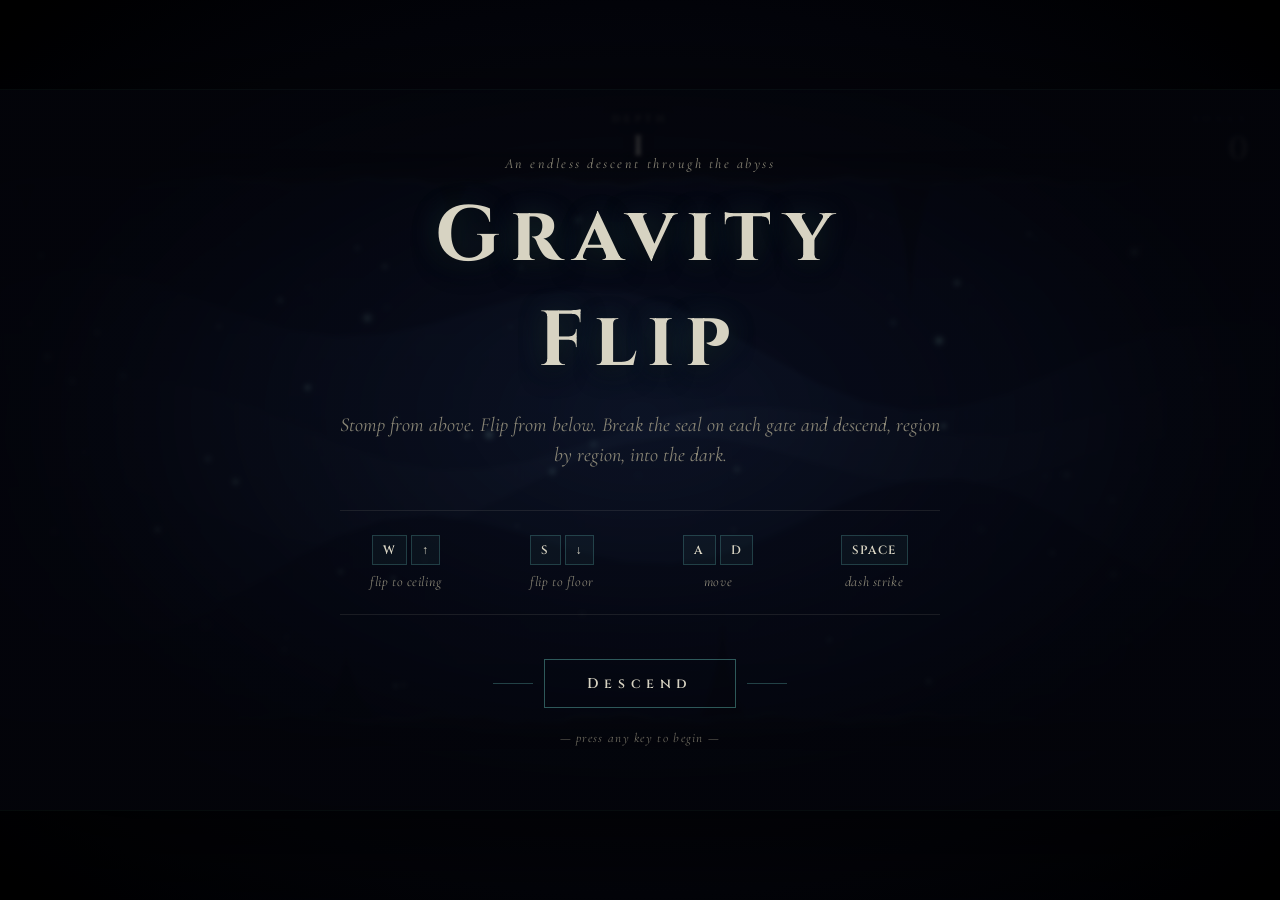
<file: index.html>
<!doctype html>
<html lang="en">
<head>
<meta charset="utf-8" />
<meta name="viewport" content="width=device-width, initial-scale=1" />
<title>Gravity Flip</title>
<link rel="preconnect" href="https://fonts.googleapis.com" />
<link rel="preconnect" href="https://fonts.gstatic.com" crossorigin />
<link href="https://fonts.googleapis.com/css2?family=Cinzel:wght@500;600;700&family=Cormorant+Garamond:ital,wght@0,400;0,600;1,400&display=swap" rel="stylesheet" />
<link rel="stylesheet" href="game.css" />
</head>
<body>
  <div class="stage" id="stage">
    <div class="frame" id="frame">
      <canvas id="game" width="1280" height="720"></canvas>

      <!-- HUD overlay -->
      <div class="hud" id="hud">
        <div class="hud-left">
          <div class="lives" id="lives" aria-label="lives"></div>
          <div class="shield-indicator" id="shieldInd">
            <svg viewBox="0 0 24 24" width="22" height="22"><path d="M12 2 L20 6 V12 C20 17 16 21 12 22 C8 21 4 17 4 12 V6 Z" fill="none" stroke="currentColor" stroke-width="1.6"/></svg>
            <span>WARDING</span>
          </div>
          <div class="mult-indicator" id="multInd">
            <span class="x">×2</span>
            <span class="t" id="multT">8.0</span>
          </div>
        </div>
        <div class="hud-center">
          <div class="wave-label">DEPTH</div>
          <div class="wave-num" id="wave">I</div>
        </div>
        <div class="hud-right">
          <div class="souls-label">SOULS</div>
          <div class="souls-num" id="score">0</div>
        </div>
      </div>

      <!-- Mobile / touch controls -->
      <div class="touch" id="touch">
        <button class="tbtn left"  data-act="left">◀</button>
        <button class="tbtn right" data-act="right">▶</button>
        <button class="tbtn up"    data-act="up">FLIP ↑</button>
        <button class="tbtn down"  data-act="down">FLIP ↓</button>
        <button class="tbtn dash"  data-act="dash">DASH</button>
      </div>

      <!-- Title / Game Over overlay -->
      <div class="overlay" id="overlay">
        <div class="ov-inner">
          <div class="ov-eyebrow" id="ovEyebrow">An endless descent through the abyss</div>
          <h1 class="ov-title" id="ovTitle">Gravity Flip</h1>
          <p class="ov-tag" id="ovTag">Stomp from above. Flip from below. Break the seal on each gate and descend, region by region, into the dark.</p>

          <div class="ov-controls">
            <div class="kgroup">
              <div class="krow"><kbd>W</kbd><kbd>↑</kbd></div>
              <div class="klabel">flip to ceiling</div>
            </div>
            <div class="kgroup">
              <div class="krow"><kbd>S</kbd><kbd>↓</kbd></div>
              <div class="klabel">flip to floor</div>
            </div>
            <div class="kgroup">
              <div class="krow"><kbd>A</kbd><kbd>D</kbd></div>
              <div class="klabel">move</div>
            </div>
            <div class="kgroup">
              <div class="krow"><kbd>SPACE</kbd></div>
              <div class="klabel">dash strike</div>
            </div>
          </div>

          <div class="ov-stats" id="ovStats" style="display:none">
            <div class="stat">
              <div class="stat-label">Souls gathered</div>
              <div class="stat-val" id="finalScore">0</div>
            </div>
            <div class="stat">
              <div class="stat-label">Wave reached</div>
              <div class="stat-val" id="finalWave">I</div>
            </div>
          </div>

          <button class="start-btn" id="startBtn">Descend</button>
          <div class="ov-foot" id="ovFoot">— press any key to begin —</div>
        </div>
      </div>

      <!-- Subtle vignette + grain (CSS) -->
      <div class="vignette"></div>
      <div class="grain"></div>
    </div>
  </div>

  <script src="gf-engine.js"></script>
  <script src="gf-actors.js"></script>
  <script src="gravity-flip.js"></script>
</body>
</html>
</file>
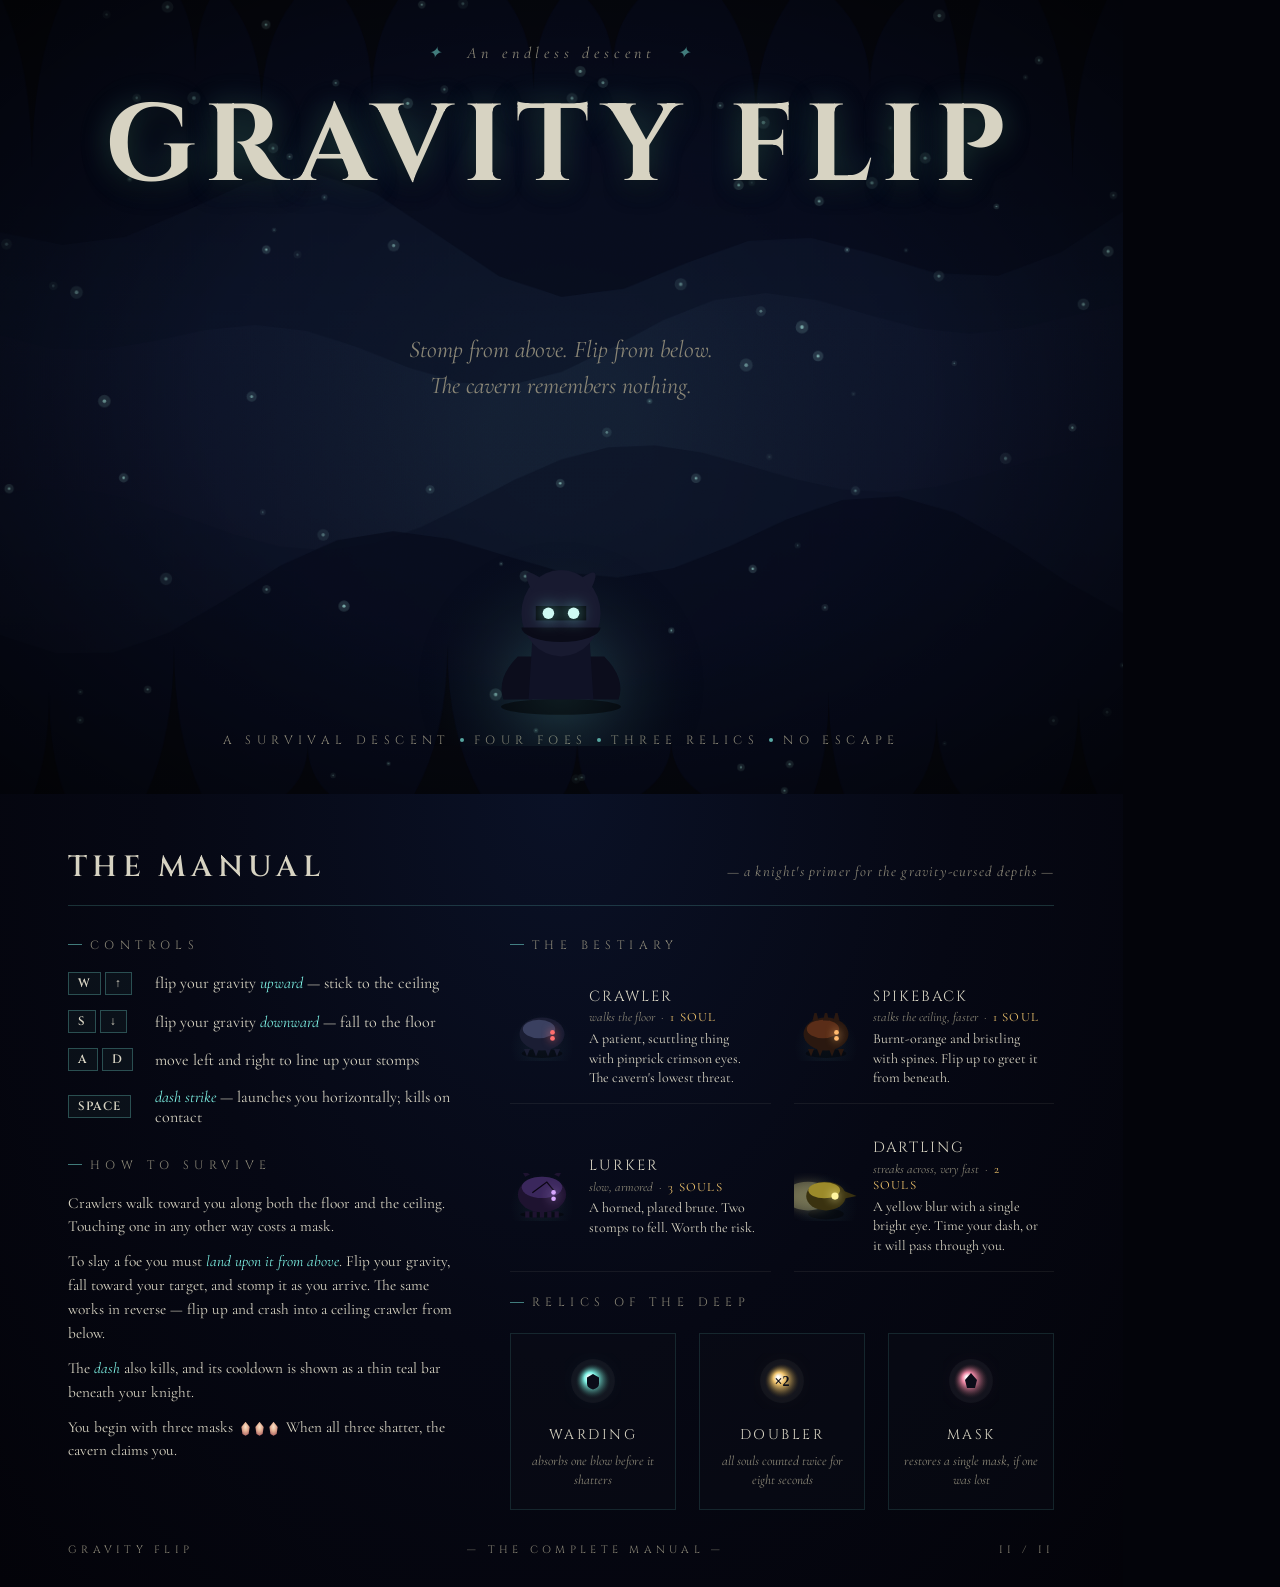
<file: Gravity Flip-print.html>
<!doctype html>
<html lang="en">
<head>
<meta charset="utf-8" />
<title>Gravity Flip — Manual</title>
<link rel="preconnect" href="https://fonts.googleapis.com" />
<link rel="preconnect" href="https://fonts.gstatic.com" crossorigin />
<link href="https://fonts.googleapis.com/css2?family=Cinzel:wght@500;600;700&family=Cormorant+Garamond:ital,wght@0,400;0,600;1,400;1,600&display=swap" rel="stylesheet" />
<style>
  :root {
    --ink-0: #05060d;
    --ink-1: #0a0c18;
    --bone:  #d7d3c2;
    --bone-dim: #8a8676;
    --teal:  #7df0e3;
    --rose:  #f08aa8;
    --gold:  #f0c46d;
  }
  * { box-sizing: border-box; }
  html, body {
    margin: 0; padding: 0;
    background: #03040a;
    color: var(--bone);
    font-family: 'Cormorant Garamond', Georgia, serif;
    -webkit-font-smoothing: antialiased;
    -webkit-print-color-adjust: exact;
    print-color-adjust: exact;
  }

  .page {
    width: 297mm;
    height: 210mm;
    position: relative;
    overflow: hidden;
    page-break-after: always;
    break-after: page;
    background: #05060d;
    color: var(--bone);
  }
  .page:last-child {
    page-break-after: auto;
    break-after: auto;
  }

  /* ============ PAGE 1: Cover ============ */
  .cover { 
    background:
      radial-gradient(ellipse at 50% 55%, #0a1126 0%, #060814 55%, #030309 100%);
  }
  .cover .bg-canvas {
    position: absolute;
    inset: 0;
    width: 100%;
    height: 100%;
  }
  .cover .vignette {
    position: absolute; inset: 0;
    background: radial-gradient(ellipse at center, transparent 45%, rgba(0,0,0,0.65) 100%);
    pointer-events: none;
  }
  .cover .grain {
    position: absolute; inset: 0;
    opacity: 0.05;
    mix-blend-mode: overlay;
    background-image: url("data:image/svg+xml;utf8,<svg xmlns='http://www.w3.org/2000/svg' width='180' height='180'><filter id='n'><feTurbulence type='fractalNoise' baseFrequency='0.9' numOctaves='2' stitchTiles='stitch'/><feColorMatrix values='0 0 0 0 0 0 0 0 0 0 0 0 0 0 0 0 0 0 1.4 0'/></filter><rect width='100%' height='100%' filter='url(%23n)' opacity='0.85'/></svg>");
    pointer-events: none;
  }

  .cover-inner {
    position: relative;
    z-index: 2;
    width: 100%; height: 100%;
    display: flex;
    flex-direction: column;
    align-items: center;
    justify-content: center;
    text-align: center;
    padding: 20mm;
  }

  .eyebrow {
    font-family: 'Cormorant Garamond', serif;
    font-style: italic;
    color: var(--bone-dim);
    letter-spacing: 0.3em;
    font-size: 12pt;
    margin-bottom: 8mm;
  }
  .eyebrow .ornament {
    display: inline-block;
    margin: 0 12px;
    color: rgba(125, 240, 227, 0.5);
  }

  .title {
    font-family: 'Cinzel', serif;
    font-weight: 700;
    font-size: 82pt;
    letter-spacing: 0.10em;
    margin: 0;
    line-height: 1;
    color: var(--bone);
    text-shadow:
      0 0 30px rgba(125, 240, 227, 0.25),
      0 6px 24px rgba(0,0,0,0.9);
    white-space: nowrap;
  }

  .title-rule {
    width: 200px;
    height: 1px;
    background: linear-gradient(90deg, transparent, rgba(125, 240, 227, 0.6), transparent);
    margin: 14mm 0;
  }

  .tag {
    font-family: 'Cormorant Garamond', serif;
    font-style: italic;
    font-size: 18pt;
    color: var(--bone-dim);
    max-width: 140mm;
    line-height: 1.5;
  }

  .knight-art {
    margin-top: 10mm;
  }

  .footer-line {
    position: absolute;
    bottom: 12mm;
    left: 0; right: 0;
    text-align: center;
    font-family: 'Cinzel', serif;
    font-size: 9pt;
    letter-spacing: 0.45em;
    color: var(--bone-dim);
  }
  .footer-line .dot {
    display: inline-block;
    width: 4px; height: 4px;
    background: var(--teal);
    border-radius: 50%;
    vertical-align: middle;
    margin: 0 10px 3px;
    opacity: 0.7;
  }

  /* ============ PAGE 2: Manual ============ */
  .manual {
    background:
      radial-gradient(ellipse at 50% 0%, #0a1126 0%, #060814 50%, #030309 100%);
    padding: 14mm 18mm;
  }

  .manual-header {
    display: flex;
    align-items: baseline;
    justify-content: space-between;
    padding-bottom: 5mm;
    margin-bottom: 8mm;
    border-bottom: 1px solid rgba(125, 240, 227, 0.18);
  }
  .manual-header .mh-title {
    font-family: 'Cinzel', serif;
    font-size: 22pt;
    letter-spacing: 0.18em;
    font-weight: 600;
  }
  .manual-header .mh-sub {
    font-family: 'Cormorant Garamond', serif;
    font-style: italic;
    color: var(--bone-dim);
    font-size: 11pt;
    letter-spacing: 0.08em;
  }

  .manual-grid {
    display: grid;
    grid-template-columns: 1fr 1.4fr;
    gap: 14mm;
  }

  .section-label {
    font-family: 'Cinzel', serif;
    font-size: 9pt;
    letter-spacing: 0.45em;
    color: var(--bone-dim);
    margin-bottom: 5mm;
  }
  .section-label::before {
    content: '';
    display: inline-block;
    width: 14px; height: 1px;
    background: rgba(125, 240, 227, 0.5);
    vertical-align: middle;
    margin-right: 8px;
    margin-bottom: 2px;
  }

  /* Controls */
  .controls {
    display: grid;
    grid-template-columns: auto 1fr;
    gap: 4mm 6mm;
    align-items: center;
    margin-bottom: 8mm;
  }
  .keys { display: flex; gap: 4px; }
  kbd {
    font-family: 'Cinzel', serif;
    font-size: 9pt;
    font-weight: 600;
    letter-spacing: 0.06em;
    color: var(--bone);
    background: rgba(125, 240, 227, 0.04);
    border: 1px solid rgba(125, 240, 227, 0.28);
    padding: 4px 9px;
    min-width: 22px;
    text-align: center;
    line-height: 1.1;
  }
  .ctrl-desc {
    font-family: 'Cormorant Garamond', serif;
    font-size: 12pt;
    color: var(--bone);
  }
  .ctrl-desc .em {
    color: var(--teal);
    font-style: italic;
  }

  .rules {
    font-family: 'Cormorant Garamond', serif;
    font-size: 11.5pt;
    line-height: 1.55;
    color: var(--bone);
  }
  .rules p { margin: 0 0 3mm; }
  .rules .em { color: var(--teal); font-style: italic; }
  .rules .lives-row { display: inline-flex; gap: 3px; vertical-align: middle; margin: 0 3px; }
  .rules .mask {
    display: inline-block;
    width: 11px; height: 14px;
    background: radial-gradient(ellipse at 50% 35%, #f9e2cc 0%, #e8b89a 30%, #b66f6a 65%, #5a2a3a 100%);
    clip-path: polygon(50% 0%, 88% 38%, 78% 88%, 50% 100%, 22% 88%, 12% 38%);
    vertical-align: middle;
  }

  /* Bestiary */
  .bestiary {
    display: grid;
    grid-template-columns: 1fr 1fr;
    gap: 5mm 6mm;
  }
  .beast-card {
    display: grid;
    grid-template-columns: 64px 1fr;
    gap: 4mm;
    align-items: center;
    padding: 4mm 4mm 4mm 0;
    border-bottom: 1px solid rgba(215, 211, 194, 0.08);
  }
  .beast-art {
    width: 64px; height: 48px;
    display: grid; place-items: center;
    background: radial-gradient(ellipse at 50% 70%, rgba(125, 240, 227, 0.07), transparent 70%);
    border-radius: 6px;
  }
  .beast-name {
    font-family: 'Cinzel', serif;
    font-size: 11pt;
    letter-spacing: 0.14em;
    color: var(--bone);
    margin: 0 0 1mm;
  }
  .beast-meta {
    font-family: 'Cormorant Garamond', serif;
    font-style: italic;
    font-size: 9.5pt;
    color: var(--bone-dim);
    margin-bottom: 1mm;
  }
  .beast-meta .pts { color: var(--gold); font-style: normal; letter-spacing: 0.1em; }
  .beast-desc {
    font-family: 'Cormorant Garamond', serif;
    font-size: 10.5pt;
    color: var(--bone);
    line-height: 1.4;
  }

  /* Relics */
  .relics {
    display: grid;
    grid-template-columns: repeat(3, 1fr);
    gap: 6mm;
    margin-top: 6mm;
  }
  .relic-card {
    text-align: center;
    padding: 5mm 3mm;
    border: 1px solid rgba(125, 240, 227, 0.12);
    background: rgba(10, 14, 24, 0.4);
  }
  .relic-orb {
    width: 56px; height: 56px;
    margin: 0 auto 3mm;
  }
  .relic-name {
    font-family: 'Cinzel', serif;
    font-size: 10.5pt;
    letter-spacing: 0.18em;
    margin: 0 0 2mm;
  }
  .relic-desc {
    font-family: 'Cormorant Garamond', serif;
    font-style: italic;
    font-size: 10pt;
    color: var(--bone-dim);
    line-height: 1.45;
  }

  /* Page footer */
  .page-footer {
    position: absolute;
    left: 18mm; right: 18mm;
    bottom: 8mm;
    display: flex;
    justify-content: space-between;
    font-family: 'Cinzel', serif;
    font-size: 8pt;
    letter-spacing: 0.4em;
    color: var(--bone-dim);
  }

  /* Print */
  @page { size: A4 landscape; margin: 0; }
  @media print {
    html, body { background: #03040a; }
    .page { box-shadow: none; }
  }
</style>
</head>
<body>

  <!-- ============== PAGE 1 — COVER ============== -->
  <section class="page cover">
    <canvas class="bg-canvas" id="bgCanvas" width="1188" height="840"></canvas>
    <div class="vignette"></div>
    <div class="grain"></div>

    <div class="cover-inner">
      <div class="eyebrow">
        <span class="ornament">✦</span>
        An endless descent
        <span class="ornament">✦</span>
      </div>
      <h1 class="title">GRAVITY&nbsp;FLIP</h1>
      <div class="title-rule"></div>
      <p class="tag">Stomp from above. Flip from below.<br/>The cavern remembers nothing.</p>

      <div class="knight-art">
        <canvas id="knightArt" width="320" height="280"></canvas>
      </div>
    </div>

    <div class="footer-line">
      A SURVIVAL DESCENT<span class="dot"></span>FOUR FOES<span class="dot"></span>THREE RELICS<span class="dot"></span>NO ESCAPE
    </div>
  </section>

  <!-- ============== PAGE 2 — MANUAL ============== -->
  <section class="page manual">
    <div class="manual-header">
      <div class="mh-title">THE MANUAL</div>
      <div class="mh-sub">— a knight's primer for the gravity-cursed depths —</div>
    </div>

    <div class="manual-grid">

      <!-- LEFT: Controls + Rules -->
      <div>
        <div class="section-label">CONTROLS</div>
        <div class="controls">
          <div class="keys"><kbd>W</kbd><kbd>↑</kbd></div>
          <div class="ctrl-desc">flip your gravity <span class="em">upward</span> — stick to the ceiling</div>

          <div class="keys"><kbd>S</kbd><kbd>↓</kbd></div>
          <div class="ctrl-desc">flip your gravity <span class="em">downward</span> — fall to the floor</div>

          <div class="keys"><kbd>A</kbd><kbd>D</kbd></div>
          <div class="ctrl-desc">move left and right to line up your stomps</div>

          <div class="keys"><kbd>SPACE</kbd></div>
          <div class="ctrl-desc"><span class="em">dash strike</span> — launches you horizontally; kills on contact</div>
        </div>

        <div class="section-label">HOW TO SURVIVE</div>
        <div class="rules">
          <p>Crawlers walk toward you along both the floor and the ceiling. Touching one in any other way costs a mask.</p>
          <p>To slay a foe you must <span class="em">land upon it from above</span>. Flip your gravity, fall toward your target, and stomp it as you arrive. The same works in reverse — flip up and crash into a ceiling crawler from below.</p>
          <p>The <span class="em">dash</span> also kills, and its cooldown is shown as a thin teal bar beneath your knight.</p>
          <p>You begin with three masks <span class="lives-row"><span class="mask"></span><span class="mask"></span><span class="mask"></span></span> When all three shatter, the cavern claims you.</p>
        </div>
      </div>

      <!-- RIGHT: Bestiary + Relics -->
      <div>
        <div class="section-label">THE BESTIARY</div>
        <div class="bestiary">
          <div class="beast-card">
            <div class="beast-art"><canvas data-beast="normal" width="64" height="48"></canvas></div>
            <div>
              <div class="beast-name">CRAWLER</div>
              <div class="beast-meta">walks the floor &nbsp;·&nbsp; <span class="pts">1 SOUL</span></div>
              <div class="beast-desc">A patient, scuttling thing with pinprick crimson eyes. The cavern's lowest threat.</div>
            </div>
          </div>

          <div class="beast-card">
            <div class="beast-art"><canvas data-beast="ceiling" width="64" height="48"></canvas></div>
            <div>
              <div class="beast-name">SPIKEBACK</div>
              <div class="beast-meta">stalks the ceiling, faster &nbsp;·&nbsp; <span class="pts">1 SOUL</span></div>
              <div class="beast-desc">Burnt-orange and bristling with spines. Flip up to greet it from beneath.</div>
            </div>
          </div>

          <div class="beast-card">
            <div class="beast-art"><canvas data-beast="tank" width="64" height="48"></canvas></div>
            <div>
              <div class="beast-name">LURKER</div>
              <div class="beast-meta">slow, armored &nbsp;·&nbsp; <span class="pts">3 SOULS</span></div>
              <div class="beast-desc">A horned, plated brute. Two stomps to fell. Worth the risk.</div>
            </div>
          </div>

          <div class="beast-card">
            <div class="beast-art"><canvas data-beast="fast" width="64" height="48"></canvas></div>
            <div>
              <div class="beast-name">DARTLING</div>
              <div class="beast-meta">streaks across, very fast &nbsp;·&nbsp; <span class="pts">2 SOULS</span></div>
              <div class="beast-desc">A yellow blur with a single bright eye. Time your dash, or it will pass through you.</div>
            </div>
          </div>
        </div>

        <div class="section-label" style="margin-top: 6mm">RELICS OF THE DEEP</div>
        <div class="relics">
          <div class="relic-card">
            <canvas class="relic-orb" data-orb="shield" width="56" height="56"></canvas>
            <div class="relic-name">WARDING</div>
            <div class="relic-desc">absorbs one blow before it shatters</div>
          </div>
          <div class="relic-card">
            <canvas class="relic-orb" data-orb="mult" width="56" height="56"></canvas>
            <div class="relic-name">DOUBLER</div>
            <div class="relic-desc">all souls counted twice for eight seconds</div>
          </div>
          <div class="relic-card">
            <canvas class="relic-orb" data-orb="life" width="56" height="56"></canvas>
            <div class="relic-name">MASK</div>
            <div class="relic-desc">restores a single mask, if one was lost</div>
          </div>
        </div>
      </div>
    </div>

    <div class="page-footer">
      <span>GRAVITY FLIP</span>
      <span>— THE COMPLETE MANUAL —</span>
      <span>II / II</span>
    </div>
  </section>

  <script>
  /* ==========================================================
     Static art rendering — matches the in-game look exactly
     ========================================================== */

  // ----- Cover background: cavern silhouette + motes -----
  (function drawCover() {
    const c = document.getElementById('bgCanvas');
    const ctx = c.getContext('2d');
    const W = c.width, H = c.height;

    // base gradient (already on CSS, but reinforce)
    const grad = ctx.createLinearGradient(0, 0, 0, H);
    grad.addColorStop(0.00, '#0a0816');
    grad.addColorStop(0.40, '#0b1126');
    grad.addColorStop(0.65, '#0a0e22');
    grad.addColorStop(1.00, '#070611');
    ctx.fillStyle = grad;
    ctx.fillRect(0, 0, W, H);

    // central glow
    const glow = ctx.createRadialGradient(W/2, H*0.55, 80, W/2, H*0.55, W*0.7);
    glow.addColorStop(0, 'rgba(110, 190, 210, 0.10)');
    glow.addColorStop(0.55, 'rgba(60, 80, 130, 0.04)');
    glow.addColorStop(1, 'rgba(0,0,0,0)');
    ctx.fillStyle = glow;
    ctx.fillRect(0, 0, W, H);

    function ridges(yBase, amp, steps, color, alpha, seed) {
      ctx.save();
      ctx.globalAlpha = alpha;
      ctx.fillStyle = color;
      ctx.beginPath();
      ctx.moveTo(0, H);
      ctx.lineTo(0, yBase);
      for (let x = 0; x <= W; x += W / steps) {
        const n = Math.sin(seed + x * 0.0042) * 0.5 + Math.sin(seed * 1.7 + x * 0.011) * 0.5;
        const y = yBase + n * amp;
        ctx.lineTo(x, y);
      }
      ctx.lineTo(W, H);
      ctx.closePath();
      ctx.fill();
      ctx.restore();
    }
    function ridgesTop(yBase, amp, steps, color, alpha, seed) {
      ctx.save();
      ctx.globalAlpha = alpha;
      ctx.fillStyle = color;
      ctx.beginPath();
      ctx.moveTo(0, 0);
      ctx.lineTo(0, yBase);
      for (let x = 0; x <= W; x += W / steps) {
        const n = Math.sin(seed + x * 0.0055) * 0.5 + Math.sin(seed * 1.3 + x * 0.013) * 0.5;
        const y = yBase + n * amp;
        ctx.lineTo(x, y);
      }
      ctx.lineTo(W, 0);
      ctx.closePath();
      ctx.fill();
      ctx.restore();
    }
    ridges(H * 0.62, 70, 24, '#0a1126', 0.6, 13.37);
    ridges(H * 0.72, 90, 20, '#070b1c', 0.7, 7.7);
    ridgesTop(H * 0.42, 60, 22, '#0a1126', 0.55, 5.5);
    ridgesTop(H * 0.30, 80, 18, '#070b1c', 0.7, 9.9);

    // hanging stalactites
    ctx.fillStyle = '#06080f';
    ctx.globalAlpha = 0.85;
    const rng = mulberry32(1234);
    for (let i = 0; i < 10; i++) {
      const x = (i + 0.5) * (W / 10) + (rng() - 0.5) * 60;
      const w = 28 + rng() * 50;
      const h = 60 + rng() * 130;
      ctx.beginPath();
      ctx.moveTo(x - w/2, 0);
      ctx.quadraticCurveTo(x, h * 0.4, x, h);
      ctx.quadraticCurveTo(x, h * 0.4, x + w/2, 0);
      ctx.closePath();
      ctx.fill();
    }
    // stalagmites
    for (let i = 0; i < 9; i++) {
      const x = (i + 0.5) * (W / 9) + (rng() - 0.5) * 80;
      const w = 24 + rng() * 50;
      const h = 50 + rng() * 110;
      ctx.beginPath();
      ctx.moveTo(x - w/2, H);
      ctx.quadraticCurveTo(x, H - h * 0.4, x, H - h);
      ctx.quadraticCurveTo(x, H - h * 0.4, x + w/2, H);
      ctx.closePath();
      ctx.fill();
    }
    ctx.globalAlpha = 1;

    // motes
    for (let i = 0; i < 90; i++) {
      const x = rng() * W;
      const y = rng() * H;
      const r = 0.6 + rng() * 1.4;
      const a = 0.2 + rng() * 0.5;
      ctx.globalAlpha = a;
      ctx.fillStyle = '#a9e9e0';
      ctx.beginPath(); ctx.arc(x, y, r, 0, Math.PI*2); ctx.fill();
      ctx.globalAlpha = a * 0.25;
      ctx.beginPath(); ctx.arc(x, y, r * 3.5, 0, Math.PI*2); ctx.fill();
    }
    ctx.globalAlpha = 1;
  })();

  function mulberry32(seed) {
    return function() {
      seed |= 0; seed = seed + 0x6D2B79F5 | 0;
      let t = Math.imul(seed ^ seed >>> 15, 1 | seed);
      t = t + Math.imul(t ^ t >>> 7, 61 | t) ^ t;
      return ((t ^ t >>> 14) >>> 0) / 4294967296;
    };
  }

  // ----- Knight portrait on the cover -----
  (function drawKnight() {
    const c = document.getElementById('knightArt');
    const ctx = c.getContext('2d');
    const W = c.width, H = c.height;

    // soft floor glow
    const grd = ctx.createRadialGradient(W/2, H * 0.78, 8, W/2, H * 0.78, W * 0.45);
    grd.addColorStop(0, 'rgba(125, 240, 227, 0.20)');
    grd.addColorStop(1, 'rgba(0,0,0,0)');
    ctx.fillStyle = grd;
    ctx.fillRect(0, 0, W, H);

    // ground shadow
    ctx.fillStyle = 'rgba(0,0,0,0.5)';
    ctx.beginPath();
    ctx.ellipse(W/2, H * 0.86, 60, 8, 0, 0, Math.PI * 2);
    ctx.fill();

    // Big knight, scaled ~3.6x in-game version
    ctx.save();
    ctx.translate(W/2, H * 0.86);
    const S = 3.6;
    ctx.scale(S, S);

    // cloak sway
    const cloakSway = 0;

    // cloak (behind body)
    ctx.fillStyle = '#0c0d1c';
    ctx.beginPath();
    ctx.moveTo(-12, -14);
    ctx.quadraticCurveTo(-18 + cloakSway, -8, -16 + cloakSway, -2);
    ctx.lineTo(-8, -2);
    ctx.lineTo(-8, -14);
    ctx.closePath();
    ctx.fill();
    // right cloak (mirror for symmetry portrait)
    ctx.beginPath();
    ctx.moveTo(12, -14);
    ctx.quadraticCurveTo(18 - cloakSway, -8, 16 - cloakSway, -2);
    ctx.lineTo(8, -2);
    ctx.lineTo(8, -14);
    ctx.closePath();
    ctx.fill();

    // body silhouette
    ctx.fillStyle = '#101226';
    ctx.beginPath();
    ctx.moveTo(-9, -2);
    ctx.lineTo(9, -2);
    ctx.lineTo(8, -18);
    ctx.lineTo(-8, -18);
    ctx.closePath();
    ctx.fill();

    // head / helm
    ctx.fillStyle = '#181a30';
    ctx.beginPath();
    ctx.ellipse(0, -26, 11, 12, 0, 0, Math.PI * 2);
    ctx.fill();
    ctx.fillStyle = '#0a0b18';
    ctx.beginPath();
    ctx.ellipse(0, -22, 11, 4, 0, 0, Math.PI);
    ctx.fill();

    // horns
    ctx.fillStyle = '#181a30';
    ctx.beginPath();
    ctx.moveTo(-8, -32); ctx.quadraticCurveTo(-12, -40, -6, -36); ctx.closePath(); ctx.fill();
    ctx.beginPath();
    ctx.moveTo(8, -32);  ctx.quadraticCurveTo(12, -40, 6, -36); ctx.closePath(); ctx.fill();

    // visor
    ctx.fillStyle = '#03040a';
    ctx.fillRect(-7, -28, 14, 4);

    // glowing eyes
    ctx.save();
    ctx.shadowBlur = 16;
    ctx.shadowColor = '#7df0e3';
    ctx.fillStyle = '#cffaf3';
    ctx.beginPath(); ctx.arc(-3.5, -26, 1.6, 0, Math.PI * 2); ctx.fill();
    ctx.beginPath(); ctx.arc(3.5,  -26, 1.6, 0, Math.PI * 2); ctx.fill();
    ctx.restore();

    ctx.restore();
  })();

  // ----- Bestiary canvases -----
  function drawCrawler(ctx, W, H, opt) {
    ctx.save();
    ctx.translate(W/2, H * 0.78);
    const S = 1.5;
    ctx.scale(S, S);

    const w = 30, h = 22;
    const darkCol = opt.darkCol, midCol = opt.midCol, eyeCol = opt.eyeCol;
    // shadow
    ctx.fillStyle = 'rgba(0,0,0,0.4)';
    ctx.beginPath();
    ctx.ellipse(0, 2, w * 0.45, 3, 0, 0, Math.PI * 2);
    ctx.fill();

    // legs
    ctx.fillStyle = darkCol;
    const legOff = [-10, -4, 4, 10];
    for (const lx of legOff) {
      ctx.beginPath();
      ctx.moveTo(lx - 2, -1);
      ctx.lineTo(lx, 4);
      ctx.lineTo(lx + 2, -1);
      ctx.closePath();
      ctx.fill();
    }

    // body
    ctx.fillStyle = darkCol;
    ctx.beginPath();
    ctx.ellipse(0, -h/2, w/2, h/2, 0, 0, Math.PI * 2);
    ctx.fill();

    // back highlight
    ctx.fillStyle = midCol;
    ctx.beginPath();
    ctx.ellipse(-2, -h * 0.65, w * 0.36, h * 0.28, 0, 0, Math.PI * 2);
    ctx.fill();

    if (opt.spiky) {
      ctx.fillStyle = darkCol;
      for (let i = -1; i <= 1; i++) {
        ctx.beginPath();
        ctx.moveTo(i * 7 - 2, -h + 2);
        ctx.lineTo(i * 7,     -h - 6);
        ctx.lineTo(i * 7 + 2, -h + 2);
        ctx.closePath();
        ctx.fill();
      }
    }

    // eyes
    ctx.save();
    ctx.shadowBlur = 8;
    ctx.shadowColor = eyeCol;
    ctx.fillStyle = eyeCol;
    ctx.beginPath(); ctx.arc(w/2 - 8, -h/2 - 1, 1.6, 0, Math.PI * 2); ctx.fill();
    ctx.beginPath(); ctx.arc(w/2 - 8, -h/2 + 3, 1.6, 0, Math.PI * 2); ctx.fill();
    ctx.restore();

    ctx.restore();
  }

  function drawTank(ctx, W, H) {
    ctx.save();
    ctx.translate(W/2, H * 0.82);
    const S = 1.05;
    ctx.scale(S, S);

    const w = 46, h = 34;
    ctx.fillStyle = 'rgba(0,0,0,0.4)';
    ctx.beginPath();
    ctx.ellipse(0, 2, w * 0.45, 3, 0, 0, Math.PI * 2);
    ctx.fill();

    ctx.fillStyle = '#1e1330';
    for (let i = -2; i <= 2; i++) {
      const lx = i * 7;
      ctx.fillRect(lx - 2, -1, 4, 6);
    }
    ctx.fillStyle = '#1e1330';
    ctx.beginPath();
    ctx.ellipse(0, -h/2, w/2, h/2, 0, 0, Math.PI * 2);
    ctx.fill();
    ctx.fillStyle = '#3a275c';
    ctx.beginPath();
    ctx.ellipse(0, -h * 0.7, w * 0.42, h * 0.3, 0, 0, Math.PI * 2);
    ctx.fill();
    ctx.strokeStyle = '#0a0612';
    ctx.lineWidth = 1.2;
    ctx.beginPath();
    ctx.moveTo(-w * 0.2, -h * 0.55);
    ctx.lineTo(w * 0.1, -h * 0.85);
    ctx.lineTo(w * 0.25, -h * 0.6);
    ctx.stroke();
    ctx.fillStyle = '#1e1330';
    ctx.beginPath();
    ctx.moveTo(-w * 0.35, -h);
    ctx.lineTo(-w * 0.45, -h - 8);
    ctx.lineTo(-w * 0.25, -h - 2);
    ctx.closePath();
    ctx.fill();
    ctx.beginPath();
    ctx.moveTo(w * 0.35, -h);
    ctx.lineTo(w * 0.45, -h - 8);
    ctx.lineTo(w * 0.25, -h - 2);
    ctx.closePath();
    ctx.fill();

    ctx.save();
    ctx.shadowBlur = 12;
    ctx.shadowColor = '#d8a8ff';
    ctx.fillStyle = '#d8a8ff';
    ctx.beginPath(); ctx.arc(w/2 - 12, -h/2 - 2, 2.2, 0, Math.PI * 2); ctx.fill();
    ctx.beginPath(); ctx.arc(w/2 - 12, -h/2 + 4, 2.2, 0, Math.PI * 2); ctx.fill();
    ctx.restore();
    ctx.restore();
  }

  function drawFast(ctx, W, H) {
    ctx.save();
    ctx.translate(W/2, H * 0.78);
    const S = 1.8;
    ctx.scale(S, S);

    const w = 22, h = 16;
    ctx.fillStyle = 'rgba(0,0,0,0.4)';
    ctx.beginPath();
    ctx.ellipse(0, 2, w * 0.45, 3, 0, 0, Math.PI * 2);
    ctx.fill();

    // trail ghost
    ctx.save();
    ctx.globalAlpha = 0.25;
    ctx.fillStyle = '#fff5a0';
    ctx.shadowBlur = 12;
    ctx.shadowColor = '#fff5a0';
    ctx.beginPath();
    ctx.ellipse(-10, -h/2, w/2 + 2, h/2, 0, 0, Math.PI * 2);
    ctx.fill();
    ctx.restore();

    ctx.fillStyle = '#3a3210';
    ctx.beginPath();
    ctx.ellipse(0, -h/2, w/2, h/2, 0, 0, Math.PI * 2);
    ctx.fill();
    ctx.fillStyle = '#9c8a2a';
    ctx.beginPath();
    ctx.ellipse(-1, -h * 0.7, w * 0.4, h * 0.28, 0, 0, Math.PI * 2);
    ctx.fill();
    ctx.fillStyle = '#3a3210';
    ctx.beginPath();
    ctx.moveTo(w/2 - 2, -h * 0.4);
    ctx.lineTo(w/2 + 6, -h * 0.5);
    ctx.lineTo(w/2 - 2, -h * 0.7);
    ctx.closePath();
    ctx.fill();

    ctx.save();
    ctx.shadowBlur = 10;
    ctx.shadowColor = '#fff5a0';
    ctx.fillStyle = '#fff5a0';
    ctx.beginPath();
    ctx.arc(w/2 - 6, -h/2, 2, 0, Math.PI * 2);
    ctx.fill();
    ctx.restore();
    ctx.restore();
  }

  document.querySelectorAll('canvas[data-beast]').forEach(c => {
    const ctx = c.getContext('2d');
    const type = c.dataset.beast;
    if (type === 'normal')   drawCrawler(ctx, c.width, c.height, { darkCol: '#1a1d33', midCol: '#3a4060', eyeCol: '#ff6e6e', spiky: false });
    if (type === 'ceiling')  drawCrawler(ctx, c.width, c.height, { darkCol: '#2a1810', midCol: '#5a2d18', eyeCol: '#ffb96e', spiky: true });
    if (type === 'tank')     drawTank(ctx, c.width, c.height);
    if (type === 'fast')     drawFast(ctx, c.width, c.height);
  });

  // ----- Relic orbs -----
  function drawOrb(ctx, W, H, color, icon) {
    ctx.save();
    ctx.translate(W/2, H/2);

    // halo
    ctx.shadowBlur = 22;
    ctx.shadowColor = color;
    ctx.fillStyle = 'rgba(255,255,255,0.04)';
    ctx.beginPath(); ctx.arc(0, 0, 22, 0, Math.PI * 2); ctx.fill();

    const grd = ctx.createRadialGradient(-4, -4, 1, 0, 0, 17);
    grd.addColorStop(0, '#ffffff');
    grd.addColorStop(0.3, color);
    grd.addColorStop(1, 'rgba(0,0,0,0)');
    ctx.fillStyle = grd;
    ctx.beginPath(); ctx.arc(0, 0, 17, 0, Math.PI * 2); ctx.fill();

    ctx.shadowBlur = 0;
    ctx.fillStyle = '#0a0c18';

    if (icon === 'shield') {
      ctx.beginPath();
      ctx.moveTo(0, -7);
      ctx.lineTo(6, -3.5);
      ctx.lineTo(6, 2.5);
      ctx.quadraticCurveTo(6, 7, 0, 8.5);
      ctx.quadraticCurveTo(-6, 7, -6, 2.5);
      ctx.lineTo(-6, -3.5);
      ctx.closePath();
      ctx.fill();
    } else if (icon === 'mult') {
      ctx.font = 'bold 14px Cinzel, serif';
      ctx.textAlign = 'center';
      ctx.textBaseline = 'middle';
      ctx.fillText('×2', 0, 1);
    } else {
      ctx.beginPath();
      ctx.moveTo(0, -8);
      ctx.lineTo(6, -1);
      ctx.lineTo(4, 7);
      ctx.lineTo(-4, 7);
      ctx.lineTo(-6, -1);
      ctx.closePath();
      ctx.fill();
    }
    ctx.restore();
  }

  document.querySelectorAll('canvas[data-orb]').forEach(c => {
    const ctx = c.getContext('2d');
    const t = c.dataset.orb;
    const col = t === 'shield' ? '#7df0e3' : t === 'mult' ? '#f0c46d' : '#f08aa8';
    drawOrb(ctx, c.width, c.height, col, t);
  });

  // Auto-print once fonts + canvases are ready
  (async () => {
    try { await document.fonts.ready; } catch (_) {}
    await new Promise(r => setTimeout(r, 600));
    window.print();
  })();
  </script>

</body>
</html>
</file>
<file: game.css>
/* =========================================================
   GRAVITY FLIP — gothic cavern aesthetic
   ========================================================= */

:root {
  --ink-0: #05060d;
  --ink-1: #0a0c18;
  --ink-2: #11132a;
  --bone:  #d7d3c2;
  --bone-dim: #8a8676;
  --teal:  #7df0e3;
  --teal-deep: #2aa39a;
  --rose:  #f08aa8;
  --gold:  #f0c46d;
  --orange:#e98a4a;
  --purple:#b48ce6;
  --yellow:#f0e36d;
  --crimson:#d24a55;
}

* { box-sizing: border-box; }

html, body {
  margin: 0;
  padding: 0;
  height: 100%;
  background: #03040a;
  color: var(--bone);
  font-family: 'Cormorant Garamond', 'Iowan Old Style', Georgia, serif;
  overflow: hidden;
  -webkit-font-smoothing: antialiased;
  user-select: none;
}

.stage {
  position: fixed;
  inset: 0;
  display: grid;
  place-items: center;
  background:
    radial-gradient(ellipse at 50% 50%, #0a0c1a 0%, #03040a 70%, #000 100%);
}

/* The 16:9 frame scales to fit the viewport */
.frame {
  position: relative;
  width: 1280px;
  height: 720px;
  transform-origin: center center;
  box-shadow:
    0 0 0 1px rgba(125, 240, 227, 0.04),
    0 30px 120px rgba(0,0,0,0.8);
  background: #05060d;
  overflow: hidden;
}

canvas#game {
  display: block;
  width: 1280px;
  height: 720px;
  image-rendering: pixelated;
  image-rendering: crisp-edges;
}

/* =========================================================
   HUD
   ========================================================= */
.hud {
  position: absolute;
  inset: 0;
  pointer-events: none;
  padding: 22px 32px;
  display: grid;
  grid-template-columns: 1fr 1fr 1fr;
  align-items: start;
  font-family: 'Cinzel', serif;
  color: var(--bone);
  text-shadow: 0 2px 12px rgba(0,0,0,0.8);
}

.hud-left { display: flex; align-items: center; gap: 18px; }
.hud-center { text-align: center; }
.hud-right { text-align: right; }

.lives {
  display: flex;
  gap: 8px;
  align-items: center;
}
.life {
  width: 22px;
  height: 28px;
  position: relative;
  display: inline-block;
  transition: opacity 0.4s ease, transform 0.3s ease;
}
.life::before {
  /* mask / diamond shape */
  content: '';
  position: absolute;
  inset: 0;
  background:
    radial-gradient(ellipse at 50% 35%, #f9e2cc 0%, #e8b89a 30%, #b66f6a 65%, #5a2a3a 100%);
  clip-path: polygon(50% 0%, 88% 38%, 78% 88%, 50% 100%, 22% 88%, 12% 38%);
  filter: drop-shadow(0 0 6px rgba(240, 138, 168, 0.55));
}
.life.lost::before {
  background: radial-gradient(ellipse at 50% 35%, #2a2230 0%, #1a141e 100%);
  filter: none;
}
.life.lost { opacity: 0.45; transform: rotate(180deg); }

.shield-indicator, .mult-indicator {
  display: none;
  align-items: center;
  gap: 8px;
  padding: 6px 12px;
  border: 1px solid rgba(125, 240, 227, 0.25);
  background: rgba(10, 14, 24, 0.6);
  letter-spacing: 0.22em;
  font-size: 11px;
  color: var(--teal);
  font-weight: 500;
}
.shield-indicator.on, .mult-indicator.on { display: inline-flex; }

.mult-indicator {
  color: var(--gold);
  border-color: rgba(240, 196, 109, 0.3);
}
.mult-indicator .x { font-size: 16px; }
.mult-indicator .t {
  font-family: 'Cormorant Garamond', serif;
  font-variant-numeric: tabular-nums;
  opacity: 0.7;
  letter-spacing: 0;
}

.wave-label, .souls-label {
  font-size: 10px;
  letter-spacing: 0.45em;
  color: var(--bone-dim);
  font-weight: 500;
  margin-bottom: 2px;
}
.wave-num {
  font-family: 'Cinzel', serif;
  font-size: 28px;
  font-weight: 600;
  letter-spacing: 0.15em;
  color: var(--bone);
}
.souls-num {
  font-family: 'Cinzel', serif;
  font-size: 32px;
  font-weight: 600;
  font-variant-numeric: tabular-nums;
  color: var(--bone);
  text-shadow:
    0 0 18px rgba(125, 240, 227, 0.25),
    0 2px 12px rgba(0,0,0,0.8);
}

/* =========================================================
   Title / Game over overlay
   ========================================================= */
.overlay {
  position: absolute;
  inset: 0;
  background:
    radial-gradient(ellipse at 50% 45%, rgba(10,14,30,0.35) 0%, rgba(3,4,10,0.92) 70%);
  backdrop-filter: blur(2px);
  display: grid;
  place-items: center;
  text-align: center;
  z-index: 30;
  transition: opacity 0.5s ease;
}
.overlay.hidden { opacity: 0; pointer-events: none; }

.ov-inner {
  max-width: 720px;
  padding: 40px 60px;
}

.ov-eyebrow {
  font-family: 'Cormorant Garamond', serif;
  font-style: italic;
  color: var(--bone-dim);
  letter-spacing: 0.18em;
  font-size: 14px;
  margin-bottom: 12px;
}

.ov-title {
  font-family: 'Cinzel', serif;
  font-weight: 700;
  font-size: 78px;
  letter-spacing: 0.14em;
  margin: 0 0 16px;
  color: var(--bone);
  text-shadow:
    0 0 30px rgba(125, 240, 227, 0.18),
    0 6px 24px rgba(0,0,0,0.9);
}

.ov-tag {
  font-family: 'Cormorant Garamond', serif;
  font-style: italic;
  font-size: 20px;
  color: var(--bone-dim);
  margin: 0 0 40px;
  line-height: 1.5;
}

.ov-controls {
  display: grid;
  grid-template-columns: repeat(4, 1fr);
  gap: 24px;
  margin-bottom: 44px;
  padding: 24px 0;
  border-top: 1px solid rgba(215, 211, 194, 0.1);
  border-bottom: 1px solid rgba(215, 211, 194, 0.1);
}
.kgroup { display: flex; flex-direction: column; align-items: center; gap: 8px; }
.krow { display: flex; gap: 4px; }
kbd {
  font-family: 'Cinzel', serif;
  font-size: 12px;
  font-weight: 600;
  letter-spacing: 0.1em;
  color: var(--bone);
  background: rgba(125, 240, 227, 0.04);
  border: 1px solid rgba(125, 240, 227, 0.2);
  padding: 6px 10px;
  min-width: 26px;
  text-align: center;
}
.klabel {
  font-family: 'Cormorant Garamond', serif;
  font-style: italic;
  font-size: 14px;
  color: var(--bone-dim);
  letter-spacing: 0.04em;
}

.ov-stats {
  display: grid;
  grid-template-columns: 1fr 1fr;
  gap: 60px;
  margin-bottom: 36px;
}
.stat-label {
  font-family: 'Cinzel', serif;
  font-size: 10px;
  letter-spacing: 0.45em;
  color: var(--bone-dim);
  margin-bottom: 6px;
}
.stat-val {
  font-family: 'Cinzel', serif;
  font-size: 56px;
  font-weight: 600;
  color: var(--bone);
  text-shadow: 0 0 20px rgba(125, 240, 227, 0.2);
}

.start-btn {
  font-family: 'Cinzel', serif;
  font-size: 14px;
  font-weight: 600;
  letter-spacing: 0.4em;
  color: var(--bone);
  background: transparent;
  border: 1px solid rgba(125, 240, 227, 0.35);
  padding: 14px 42px;
  cursor: pointer;
  transition: all 0.3s ease;
  position: relative;
}
.start-btn::before, .start-btn::after {
  content: '';
  position: absolute;
  top: 50%;
  width: 40px;
  height: 1px;
  background: rgba(125, 240, 227, 0.25);
}
.start-btn::before { right: 100%; margin-right: 12px; }
.start-btn::after  { left: 100%;  margin-left: 12px; }
.start-btn:hover {
  background: rgba(125, 240, 227, 0.06);
  border-color: rgba(125, 240, 227, 0.6);
  color: var(--teal);
  letter-spacing: 0.48em;
}

.ov-foot {
  margin-top: 22px;
  font-family: 'Cormorant Garamond', serif;
  font-style: italic;
  font-size: 13px;
  color: var(--bone-dim);
  letter-spacing: 0.1em;
  opacity: 0.8;
  animation: pulse 2.4s ease-in-out infinite;
}
@keyframes pulse {
  0%, 100% { opacity: 0.4; }
  50% { opacity: 0.9; }
}

/* =========================================================
   Touch controls
   ========================================================= */
.touch {
  position: absolute;
  bottom: 18px;
  left: 0;
  right: 0;
  display: none;
  justify-content: space-between;
  padding: 0 18px;
  z-index: 25;
  pointer-events: none;
}
.tbtn {
  pointer-events: auto;
  font-family: 'Cinzel', serif;
  font-size: 13px;
  letter-spacing: 0.18em;
  color: var(--bone);
  background: rgba(10, 14, 24, 0.75);
  border: 1px solid rgba(125, 240, 227, 0.25);
  padding: 14px 18px;
  border-radius: 999px;
  backdrop-filter: blur(4px);
  cursor: pointer;
  user-select: none;
}
.tbtn.dash { color: var(--teal); border-color: rgba(125, 240, 227, 0.55); }
.tbtn:active { transform: scale(0.95); background: rgba(125, 240, 227, 0.12); }

@media (hover: none) and (pointer: coarse) {
  .touch { display: flex; flex-wrap: wrap; gap: 8px; justify-content: center; }
}

/* =========================================================
   Vignette + grain
   ========================================================= */
.vignette {
  position: absolute;
  inset: 0;
  pointer-events: none;
  background:
    radial-gradient(ellipse at center, transparent 50%, rgba(0,0,0,0.55) 100%);
  z-index: 15;
}
.grain {
  position: absolute;
  inset: 0;
  pointer-events: none;
  opacity: 0.06;
  mix-blend-mode: overlay;
  background-image:
    url("data:image/svg+xml;utf8,<svg xmlns='http://www.w3.org/2000/svg' width='180' height='180'><filter id='n'><feTurbulence type='fractalNoise' baseFrequency='0.9' numOctaves='2' stitchTiles='stitch'/><feColorMatrix values='0 0 0 0 0 0 0 0 0 0 0 0 0 0 0 0 0 0 1.4 0'/></filter><rect width='100%' height='100%' filter='url(%23n)' opacity='0.85'/></svg>");
  z-index: 16;
}

/* =========================================================
   Screen shake
   ========================================================= */
.frame.shake { animation: shake 0.32s ease; }
@keyframes shake {
  0%, 100% { transform: translate(0,0); }
  20% { transform: translate(-4px, 2px); }
  40% { transform: translate(3px, -3px); }
  60% { transform: translate(-2px, 3px); }
  80% { transform: translate(2px, -1px); }
}
</file>
